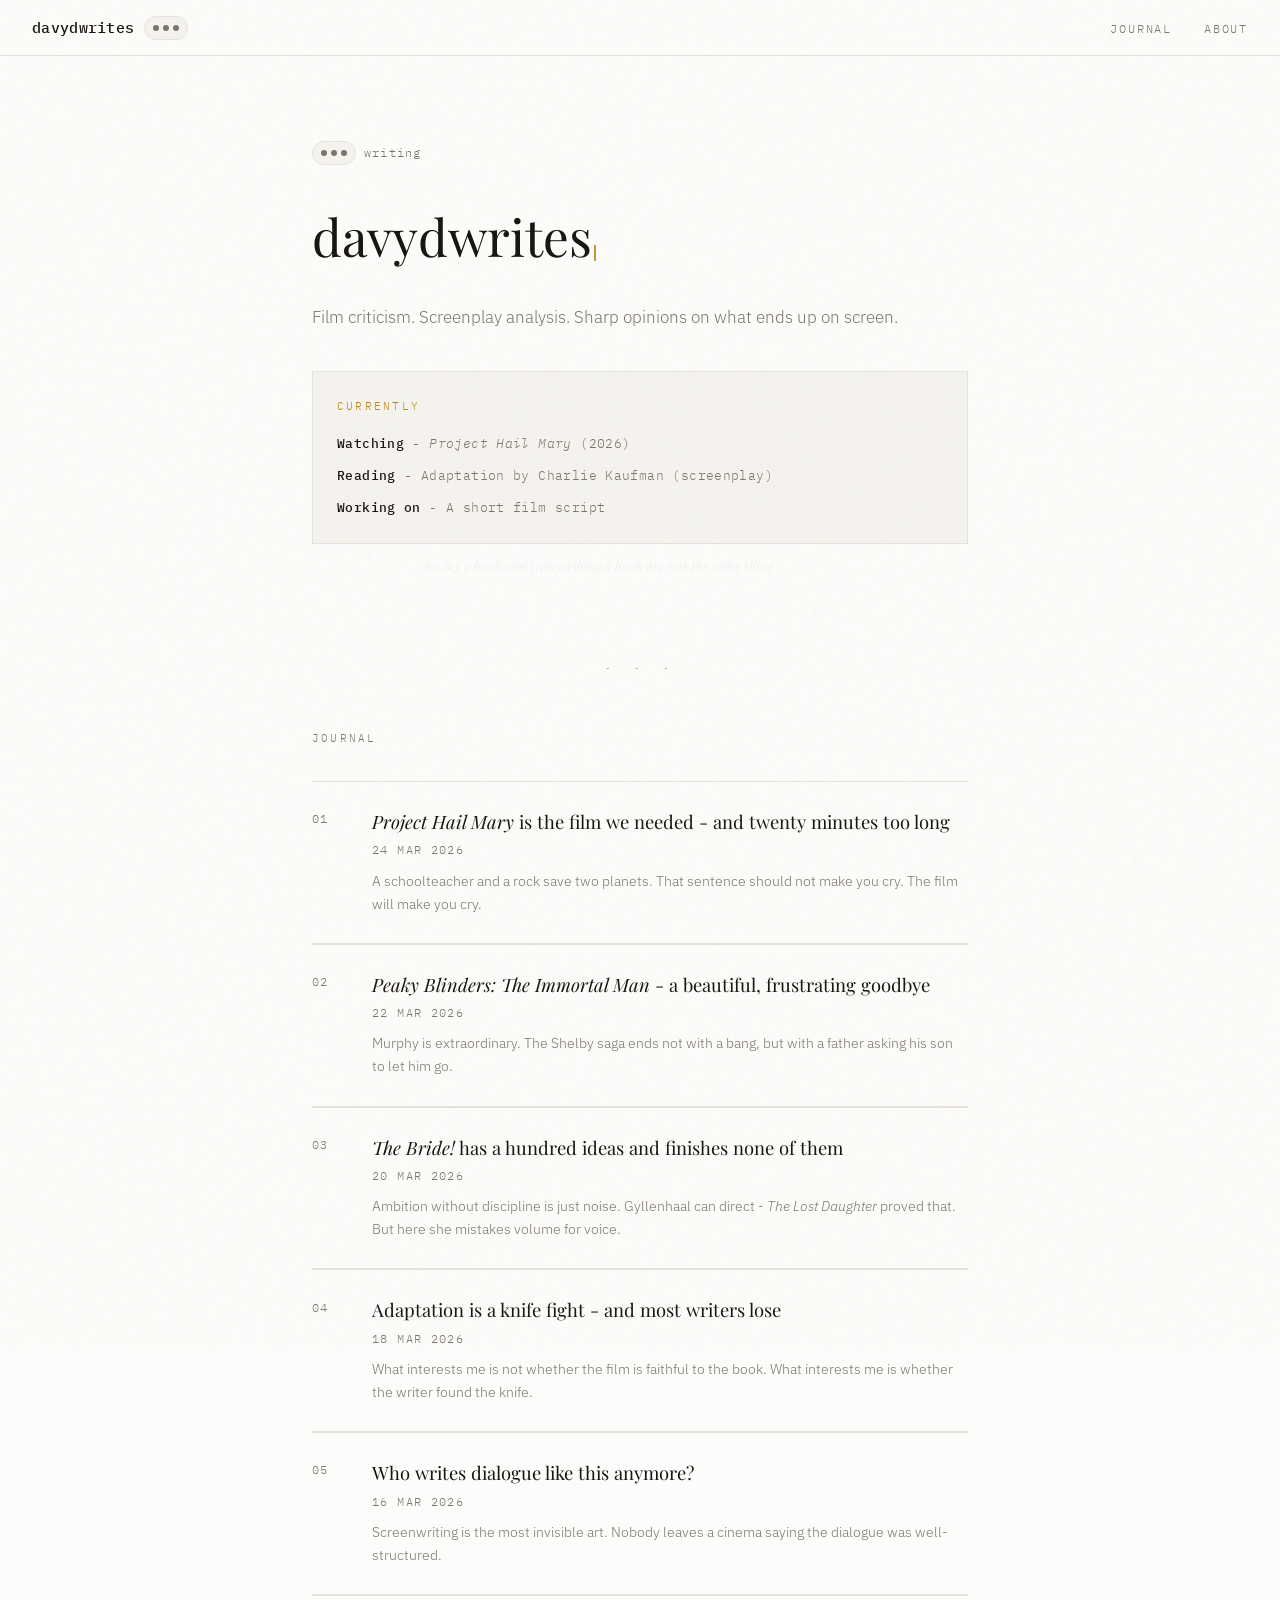
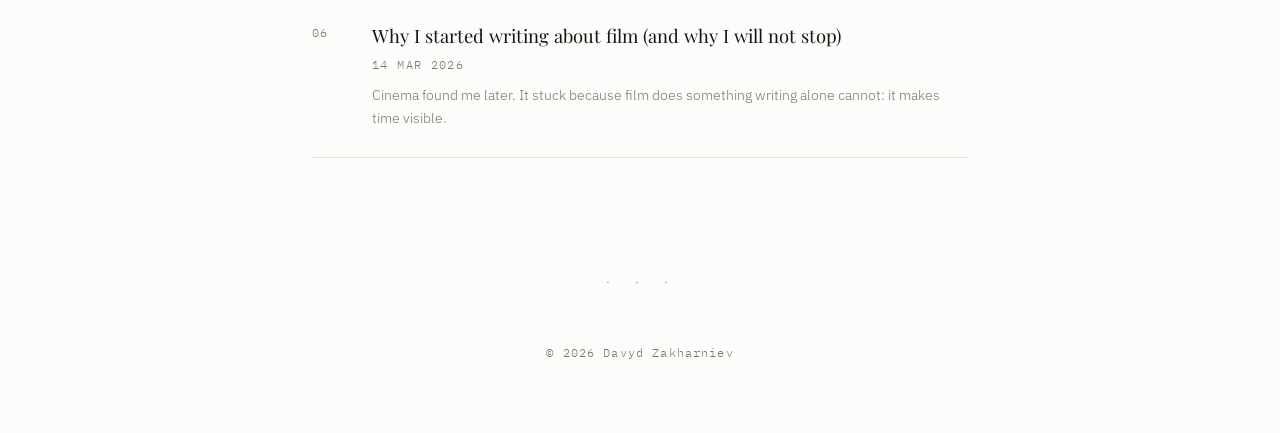
<file: index.html>
<!DOCTYPE html>
<html lang="en">
<head>
  <meta charset="UTF-8">
  <meta name="viewport" content="width=device-width, initial-scale=1.0">
  <title>davydwrites</title>
  <link rel="preconnect" href="https://fonts.googleapis.com">
  <link rel="preconnect" href="https://fonts.gstatic.com" crossorigin>
  <link href="https://fonts.googleapis.com/css2?family=IBM+Plex+Mono:ital,wght@0,400;0,500;1,400&family=IBM+Plex+Sans:wght@300;400;500&family=Playfair+Display:ital,wght@0,400;0,500;0,600;1,400;1,500&display=swap" rel="stylesheet">
  <link rel="stylesheet" href="style.css">
</head>
<body>

  <nav>
    <a href="index.html" class="nav-logo">
      <span class="nav-logo-text">davydwrites</span>
      <div class="typing-indicator" aria-hidden="true">
        <span class="typing-dot"></span>
        <span class="typing-dot"></span>
        <span class="typing-dot"></span>
      </div>
    </a>
    <ul class="nav-links">
      <li><a href="index.html">Journal</a></li>
      <li><a href="about.html">About</a></li>
    </ul>
    <button class="nav-hamburger" id="hamburger-btn" aria-label="Open menu">
      <span></span>
      <span></span>
      <span></span>
    </button>
  </nav>

  <div class="nav-mobile-menu" id="mobile-menu">
    <a href="index.html">Journal</a>
    <a href="about.html">About</a>
  </div>

  <main>
    <section class="hero">
      <div class="hero-typing-row">
        <div class="typing-indicator" aria-hidden="true">
          <span class="typing-dot"></span>
          <span class="typing-dot"></span>
          <span class="typing-dot"></span>
        </div>
        <span class="hero-typing-label">writing</span>
      </div>
      <div class="hero-title">
        <span id="typewriter-target" data-text="davydwrites"></span>
      </div>
      <p class="hero-tagline">Film criticism. Screenplay analysis. Sharp opinions on what ends up on screen.</p>

      <div class="currently reveal">
        <div class="currently-label">Currently</div>
        <div class="currently-items">
          <div class="currently-item"><strong>Watching</strong> - <em>Project Hail Mary</em> (2026)</div>
          <div class="currently-item"><strong>Reading</strong> - Adaptation by Charlie Kaufman (screenplay)</div>
          <div class="currently-item"><strong>Working on</strong> - A short film script</div>
        </div>
      </div>
    </section>

    <div class="section-break reveal reveal-d1">· · ·</div>

    <section class="journal-section">
      <div class="journal-label reveal reveal-d2">Journal</div>
      <ul class="journal-list">

        <li>
          <a href="posts/post1.html" class="journal-entry reveal reveal-d1">
            <span class="entry-number">01</span>
            <div class="entry-content">
              <span class="entry-title"><em>Project Hail Mary</em> is the film we needed - and twenty minutes too long</span>
              <span class="entry-date">24 Mar 2026</span>
              <span class="entry-excerpt">A schoolteacher and a rock save two planets. That sentence should not make you cry. The film will make you cry.</span>
            </div>
          </a>
        </li>

        <li>
          <a href="posts/post2.html" class="journal-entry reveal reveal-d2">
            <span class="entry-number">02</span>
            <div class="entry-content">
              <span class="entry-title"><em>Peaky Blinders: The Immortal Man</em> - a beautiful, frustrating goodbye</span>
              <span class="entry-date">22 Mar 2026</span>
              <span class="entry-excerpt">Murphy is extraordinary. The Shelby saga ends not with a bang, but with a father asking his son to let him go.</span>
            </div>
          </a>
        </li>

        <li>
          <a href="posts/post3.html" class="journal-entry reveal reveal-d3">
            <span class="entry-number">03</span>
            <div class="entry-content">
              <span class="entry-title"><em>The Bride!</em> has a hundred ideas and finishes none of them</span>
              <span class="entry-date">20 Mar 2026</span>
              <span class="entry-excerpt">Ambition without discipline is just noise. Gyllenhaal can direct - <em>The Lost Daughter</em> proved that. But here she mistakes volume for voice.</span>
            </div>
          </a>
        </li>

        <li>
          <a href="posts/post4.html" class="journal-entry reveal reveal-d4">
            <span class="entry-number">04</span>
            <div class="entry-content">
              <span class="entry-title">Adaptation is a knife fight - and most writers lose</span>
              <span class="entry-date">18 Mar 2026</span>
              <span class="entry-excerpt">What interests me is not whether the film is faithful to the book. What interests me is whether the writer found the knife.</span>
            </div>
          </a>
        </li>

        <li>
          <a href="posts/post5.html" class="journal-entry reveal reveal-d5">
            <span class="entry-number">05</span>
            <div class="entry-content">
              <span class="entry-title">Who writes dialogue like this anymore?</span>
              <span class="entry-date">16 Mar 2026</span>
              <span class="entry-excerpt">Screenwriting is the most invisible art. Nobody leaves a cinema saying the dialogue was well-structured.</span>
            </div>
          </a>
        </li>

        <li>
          <a href="posts/post6.html" class="journal-entry reveal reveal-d6">
            <span class="entry-number">06</span>
            <div class="entry-content">
              <span class="entry-title">Why I started writing about film (and why I will not stop)</span>
              <span class="entry-date">14 Mar 2026</span>
              <span class="entry-excerpt">Cinema found me later. It stuck because film does something writing alone cannot: it makes time visible.</span>
            </div>
          </a>
        </li>

      </ul>
    </section>
  </main>

  <footer>
    <div class="section-break">· · ·</div>
    <p class="footer-copy">&copy; 2026 Davyd Zakharniev</p>
  </footer>

  <script src="script.js"></script>
</body>
</html>
</file>
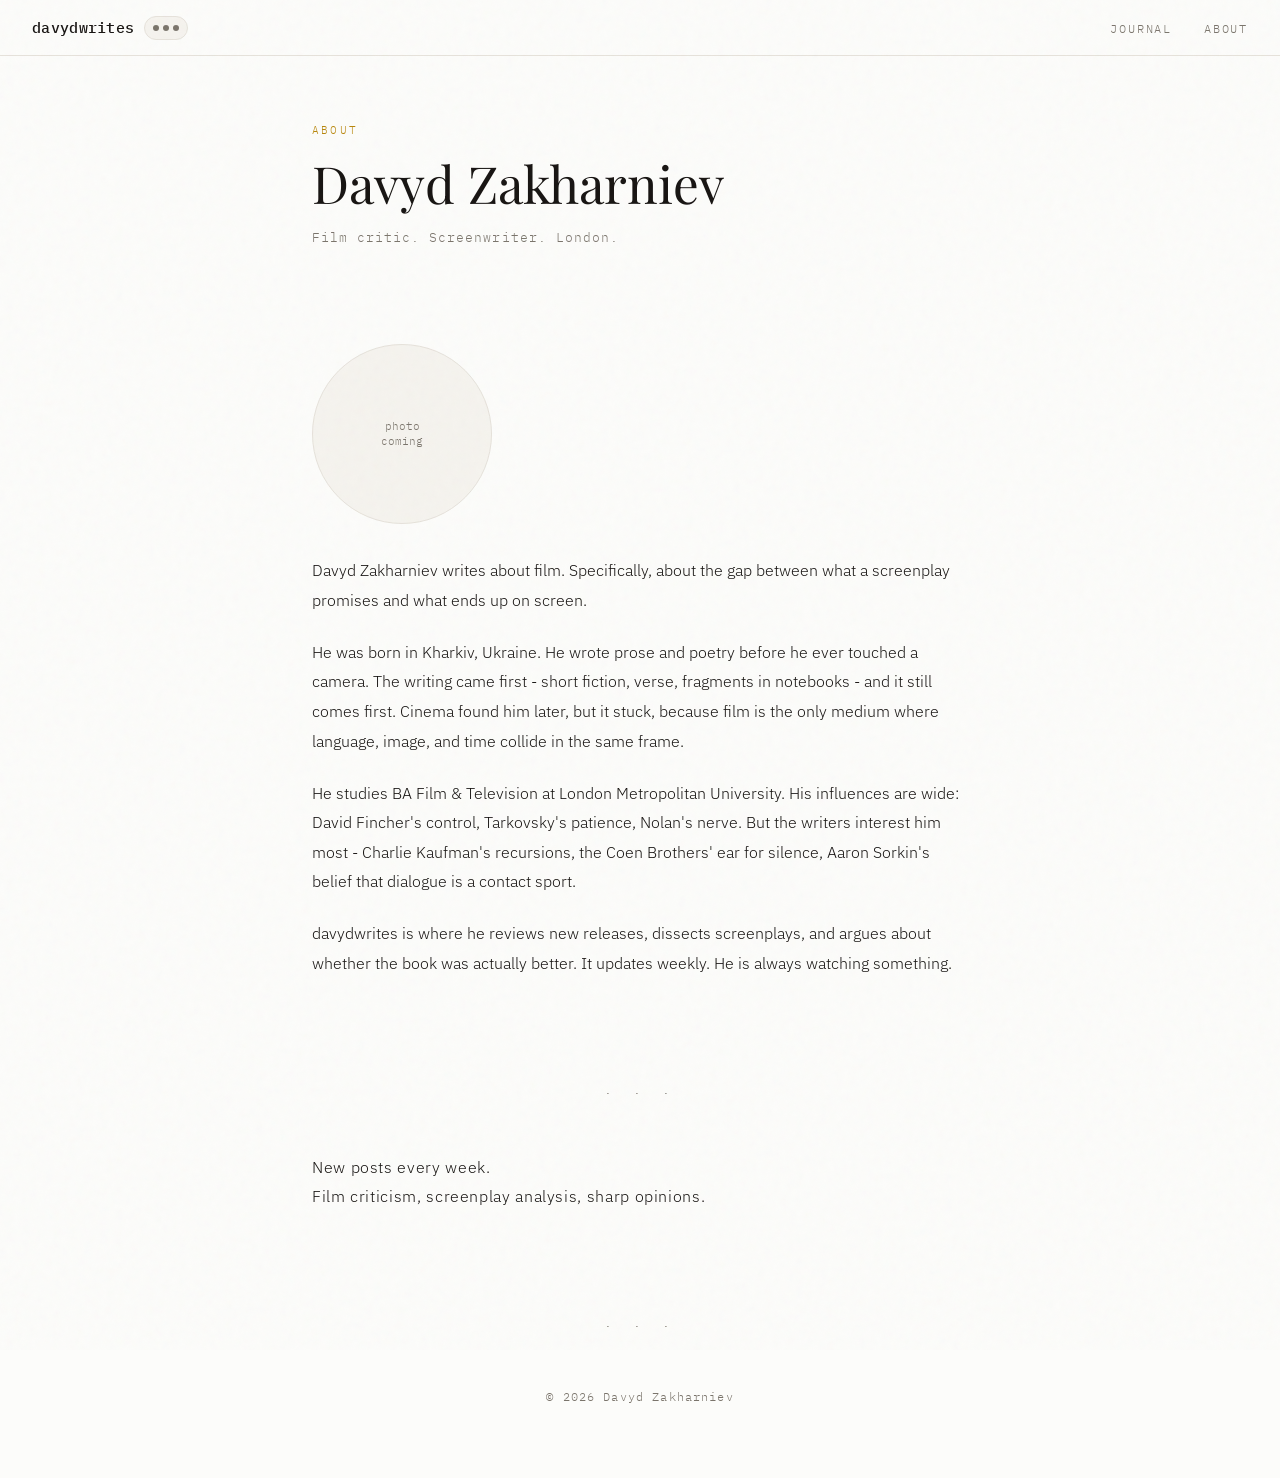
<file: about.html>
<!DOCTYPE html>
<html lang="en">
<head>
  <meta charset="UTF-8">
  <meta name="viewport" content="width=device-width, initial-scale=1.0">
  <title>About - davydwrites</title>
  <link rel="preconnect" href="https://fonts.googleapis.com">
  <link rel="preconnect" href="https://fonts.gstatic.com" crossorigin>
  <link href="https://fonts.googleapis.com/css2?family=IBM+Plex+Mono:ital,wght@0,400;0,500;1,400&family=IBM+Plex+Sans:wght@300;400;500&family=Playfair+Display:ital,wght@0,400;0,500;0,600;1,400;1,500&display=swap" rel="stylesheet">
  <link rel="stylesheet" href="style.css">
</head>
<body>

  <nav>
    <a href="index.html" class="nav-logo">
      <span class="nav-logo-text">davydwrites</span>
      <div class="typing-indicator" aria-hidden="true">
        <span class="typing-dot"></span>
        <span class="typing-dot"></span>
        <span class="typing-dot"></span>
      </div>
    </a>
    <ul class="nav-links">
      <li><a href="index.html">Journal</a></li>
      <li><a href="about.html">About</a></li>
    </ul>
    <button class="nav-hamburger" id="hamburger-btn" aria-label="Open menu">
      <span></span>
      <span></span>
      <span></span>
    </button>
  </nav>

  <div class="nav-mobile-menu" id="mobile-menu">
    <a href="index.html">Journal</a>
    <a href="about.html">About</a>
  </div>

  <main>
    <header class="about-header reveal">
      <div class="about-label">About</div>
      <h1>Davyd Zakharniev</h1>
      <p class="about-subtitle">Film critic. Screenwriter. London.</p>
    </header>

    <div class="profile-photo reveal reveal-d1">
      <div class="profile-photo-placeholder">photo<br>coming</div>
    </div>

    <section class="about-bio">
      <p class="reveal reveal-d2">Davyd Zakharniev writes about film. Specifically, about the gap between what a screenplay promises and what ends up on screen.</p>

      <p class="reveal reveal-d3">He was born in Kharkiv, Ukraine. He wrote prose and poetry before he ever touched a camera. The writing came first - short fiction, verse, fragments in notebooks - and it still comes first. Cinema found him later, but it stuck, because film is the only medium where language, image, and time collide in the same frame.</p>

      <p class="reveal reveal-d4">He studies BA Film &amp; Television at London Metropolitan University. His influences are wide: David Fincher's control, Tarkovsky's patience, Nolan's nerve. But the writers interest him most - Charlie Kaufman's recursions, the Coen Brothers' ear for silence, Aaron Sorkin's belief that dialogue is a contact sport.</p>

      <p class="reveal reveal-d5">davydwrites is where he reviews new releases, dissects screenplays, and argues about whether the book was actually better. It updates weekly. He is always watching something.</p>
    </section>

    <div class="section-break reveal">· · ·</div>

    <div class="contact-note reveal">
      <p>New posts every week.<br>
      Film criticism, screenplay analysis, sharp opinions.</p>
    </div>
  </main>

  <footer>
    <div class="section-break">· · ·</div>
    <p class="footer-copy">&copy; 2026 Davyd Zakharniev</p>
  </footer>

  <script src="script.js"></script>
</body>
</html>
</file>
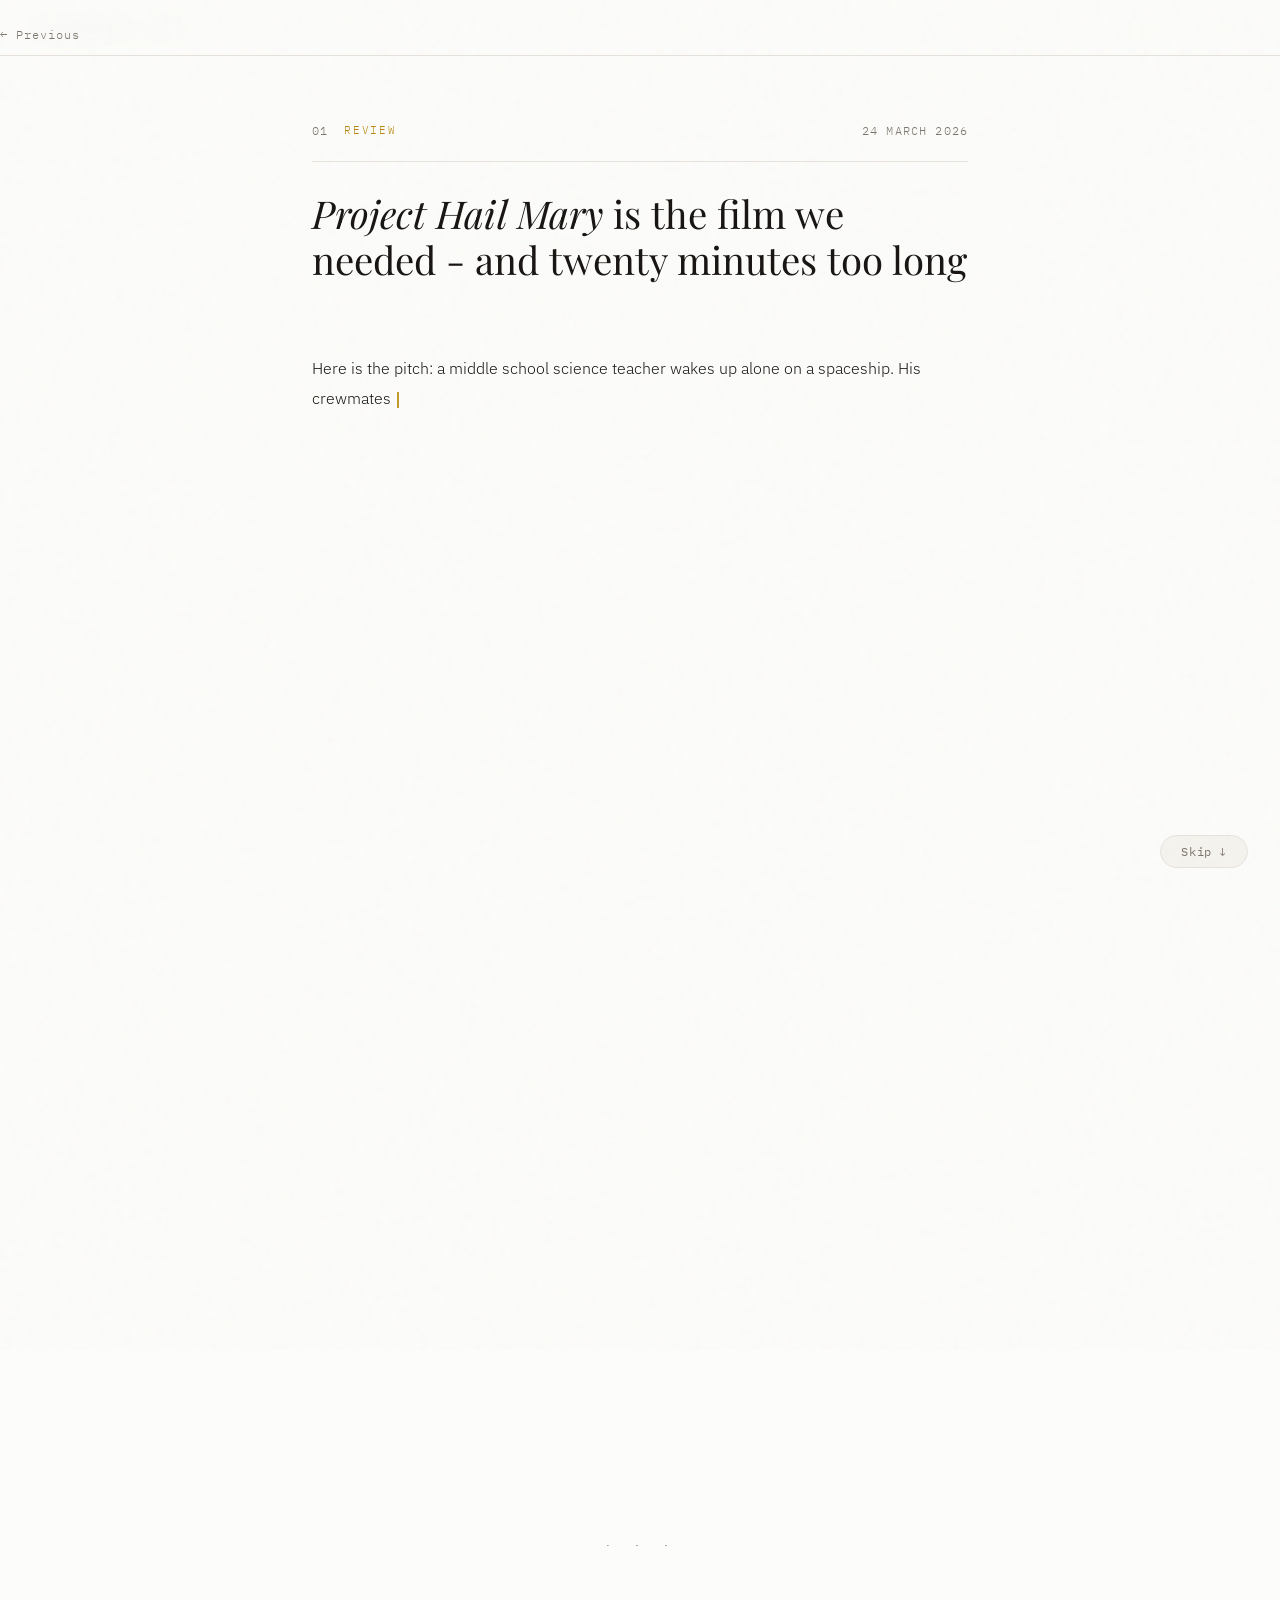
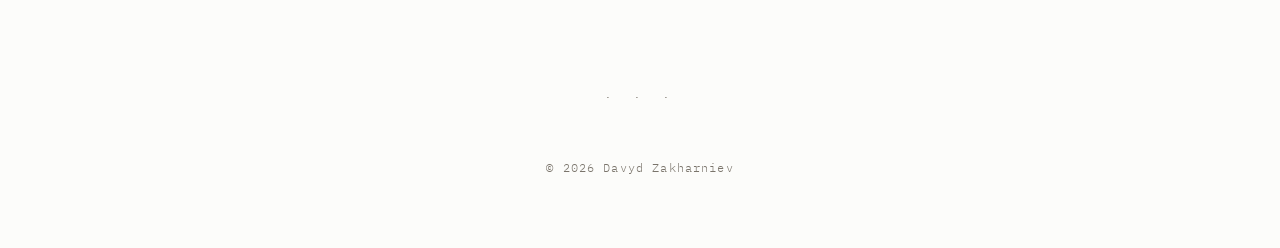
<file: posts/post1.html>
<!DOCTYPE html>
<html lang="en">
<head>
  <meta charset="UTF-8">
  <meta name="viewport" content="width=device-width, initial-scale=1.0">
  <title>Project Hail Mary is the film we needed - davydwrites</title>
  <link rel="preconnect" href="https://fonts.googleapis.com">
  <link rel="preconnect" href="https://fonts.gstatic.com" crossorigin>
  <link href="https://fonts.googleapis.com/css2?family=IBM+Plex+Mono:ital,wght@0,400;0,500;1,400&family=IBM+Plex+Sans:wght@300;400;500&family=Playfair+Display:ital,wght@0,400;0,500;0,600;1,400;1,500&display=swap" rel="stylesheet">
  <link rel="stylesheet" href="../style.css">
</head>
<body>

  <nav>
    <a href="../index.html" class="nav-logo">
      <span class="nav-logo-text">davydwrites</span>
      <div class="typing-indicator" aria-hidden="true">
        <span class="typing-dot"></span>
        <span class="typing-dot"></span>
        <span class="typing-dot"></span>
      </div>
    </a>
    <ul class="nav-links">
      <li><a href="../index.html">Journal</a></li>
      <li><a href="../about.html">About</a></li>
    </ul>
    <button class="nav-hamburger" id="hamburger-btn" aria-label="Open menu">
      <span></span>
      <span></span>
      <span></span>
    </button>
  </nav>

  <div class="nav-mobile-menu" id="mobile-menu">
    <a href="../index.html">Journal</a>
    <a href="../about.html">About</a>
  </div>

  <main>
    <header class="post-header">
      <div class="post-meta-row">
        <span class="post-number">01</span>
        <span class="post-category">Review</span>
        <span class="post-date">24 March 2026</span>
      </div>
      <hr class="post-divider">
      <h1 class="post-title"><em>Project Hail Mary</em> is the film we needed - and twenty minutes too long</h1>
    </header>

    <article class="post-body">
      <p>Here is the pitch: a middle school science teacher wakes up alone on a spaceship. His crewmates are dead. He cannot remember his own name. Earth is dying. He has to fix it.</p>

      <p>That is a great pitch. Drew Goddard - the man who adapted Andy Weir's last space novel into <em>The Martian</em> - knows it is a great pitch. He also knows something most screenwriters forget: the science is not why anyone cares. The loneliness is why anyone cares. The science is just the thing the lonely person does so they do not go insane.</p>

      <p>Ryan Gosling plays Ryland Grace. He is good. He is always good. But Gosling has this problem - he is almost too charming. He makes everything look easy, and easy is the enemy of tension. His best moments are not in space. They are in the flashback sequences on Earth, where he plays Grace as a nervous teacher being bullied into saving the world by Sandra Huller's Eva Stratt - a woman so coldly competent she makes you want to confess to crimes you have not committed. Huller does not raise her voice once in this entire film. She terrifies me more than the dying sun.</p>

      <p>Then Rocky shows up. Rocky is an alien. He looks like a spider made of rock. He communicates through musical chords. He should be ridiculous. He is the best character in the film. James Ortiz performs him through puppetry - real, physical, on-set puppetry - and the result is something CG could never touch. When Rocky learns that Grace might leave him to die alone, and the only sound he makes is a single low chord - the entire cinema went quiet. Actual silence. In 2026. That does not happen anymore.</p>

      <p>So where does it fall apart? The last twenty minutes. Goddard cannot find the exit. The film hits its emotional peak - Grace choosing to stay - and then keeps going. And going. Sandra Huller sings a full karaoke version of Harry Styles' "Sign of the Times" as a farewell scene. It was apparently her idea. I believe that. It feels exactly like an actor's idea that a director should have killed. Phil Lord and Christopher Miller - directing together for the first time since <em>22 Jump Street</em> - let the sentimentality pile up until the ending feels less like a conclusion and more like a man who will not leave a party.</p>

      <p>But here is the thing. When this film works - and it works for about two hours and ten minutes - it works completely. A schoolteacher and a rock save two planets. That sentence should not make you cry. The film will make you cry. 95% on Rotten Tomatoes does not happen by accident.</p>

      <p>Cut twenty minutes. Lose the Harry Styles. You would have a masterpiece. What you have instead is just very, very good. In a spring full of sequels - I will take it.</p>
    </article>

    <div class="section-break">· · ·</div>

    <nav class="post-nav" aria-label="Post navigation">
      <a href="post2.html" class="post-nav-link">&larr; Previous</a>
    </nav>
  </main>

  <footer>
    <div class="section-break">· · ·</div>
    <p class="footer-copy">&copy; 2026 Davyd Zakharniev</p>
  </footer>

  <button class="skip-btn" id="skip-btn" aria-label="Skip typewriter effect">Skip &darr;</button>

  <script src="../script.js"></script>
</body>
</html>
</file>
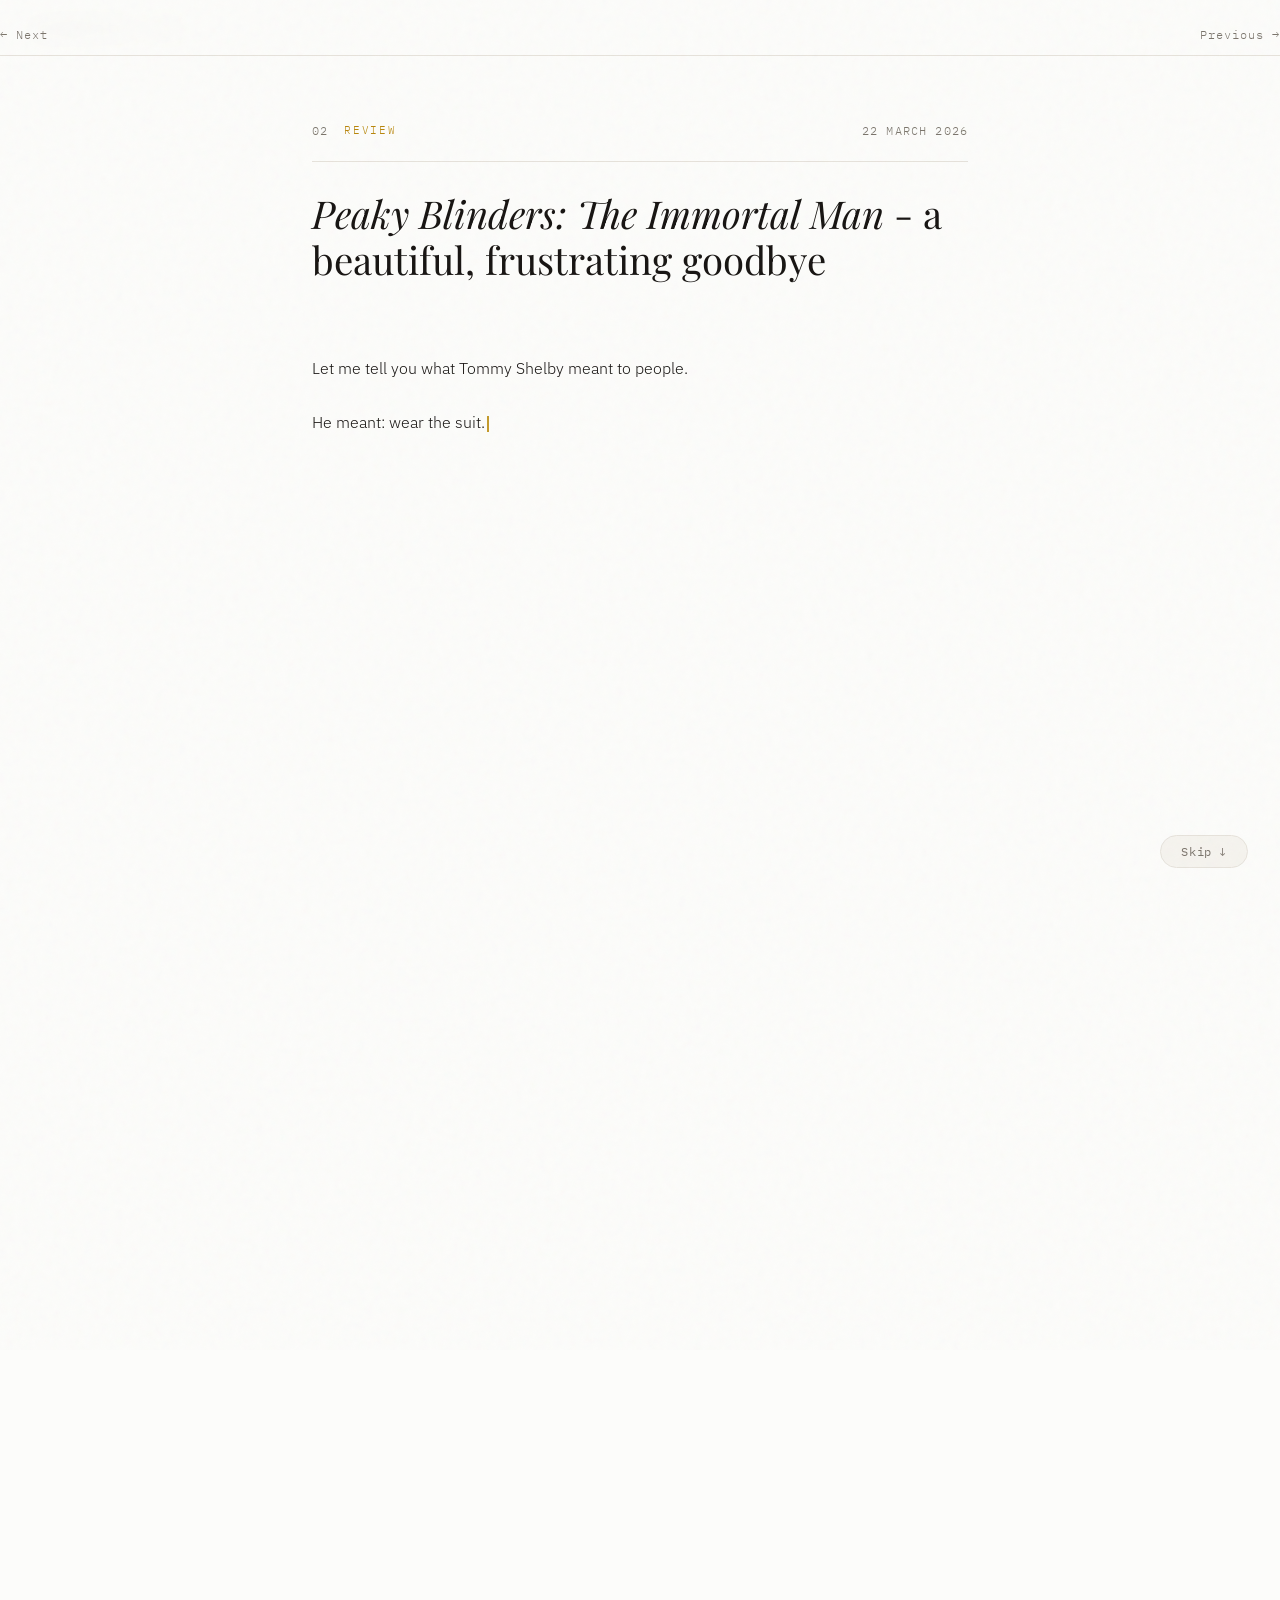
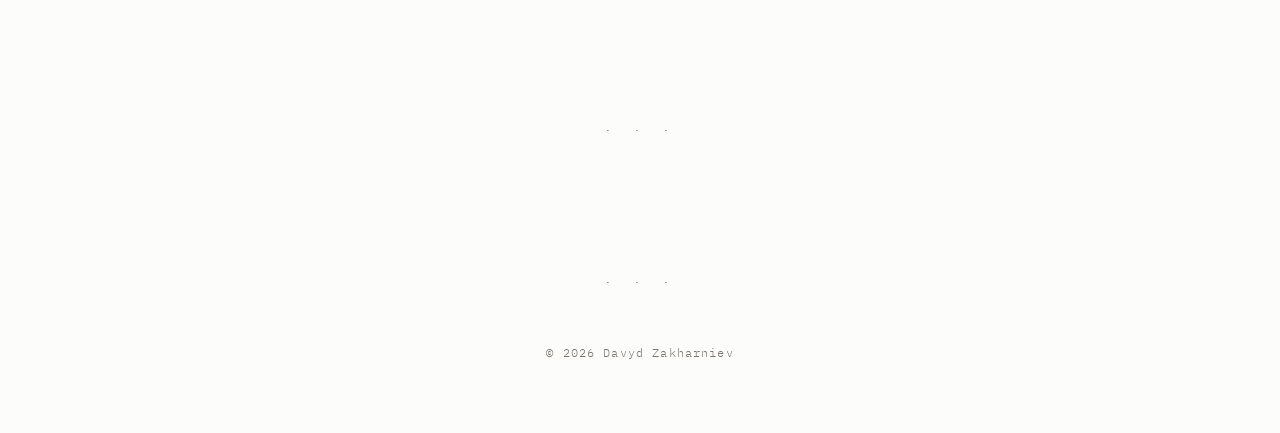
<file: posts/post2.html>
<!DOCTYPE html>
<html lang="en">
<head>
  <meta charset="UTF-8">
  <meta name="viewport" content="width=device-width, initial-scale=1.0">
  <title>Peaky Blinders: The Immortal Man - davydwrites</title>
  <link rel="preconnect" href="https://fonts.googleapis.com">
  <link rel="preconnect" href="https://fonts.gstatic.com" crossorigin>
  <link href="https://fonts.googleapis.com/css2?family=IBM+Plex+Mono:ital,wght@0,400;0,500;1,400&family=IBM+Plex+Sans:wght@300;400;500&family=Playfair+Display:ital,wght@0,400;0,500;0,600;1,400;1,500&display=swap" rel="stylesheet">
  <link rel="stylesheet" href="../style.css">
</head>
<body>

  <nav>
    <a href="../index.html" class="nav-logo">
      <span class="nav-logo-text">davydwrites</span>
      <div class="typing-indicator" aria-hidden="true">
        <span class="typing-dot"></span>
        <span class="typing-dot"></span>
        <span class="typing-dot"></span>
      </div>
    </a>
    <ul class="nav-links">
      <li><a href="../index.html">Journal</a></li>
      <li><a href="../about.html">About</a></li>
    </ul>
    <button class="nav-hamburger" id="hamburger-btn" aria-label="Open menu">
      <span></span>
      <span></span>
      <span></span>
    </button>
  </nav>

  <div class="nav-mobile-menu" id="mobile-menu">
    <a href="../index.html">Journal</a>
    <a href="../about.html">About</a>
  </div>

  <main>
    <header class="post-header">
      <div class="post-meta-row">
        <span class="post-number">02</span>
        <span class="post-category">Review</span>
        <span class="post-date">22 March 2026</span>
      </div>
      <hr class="post-divider">
      <h1 class="post-title"><em>Peaky Blinders: The Immortal Man</em> - a beautiful, frustrating goodbye</h1>
    </header>

    <article class="post-body">
      <p>Let me tell you what Tommy Shelby meant to people.</p>

      <p>He meant: wear the suit. Walk like you own the room. Protect your family at all costs. Trust yourself first, everyone else second. Check behind your shoulder. Do not flinch. Do not explain. Let them wonder what you are thinking. He was not a good man. That was the point. He was a precise man. A man with a code - ugly and violent, but a code nonetheless. And for six seasons, Cillian Murphy played him like a blade wrapped in wool.</p>

      <p><em>Peaky Blinders: The Immortal Man</em> gives us Tommy Shelby at 50-something, hiding in a rotting country house, writing his memoirs and being haunted by visions of his dead daughter. He has lost. He knows he has lost. And Steven Knight's screenplay wants us to watch him accept that loss with grace and finally die in peace.</p>

      <p>I do not buy it.</p>

      <p>The Tommy Shelby I watched for six seasons would not rot in a farmhouse. He would burn it down and build something on the ashes. The man who outplayed the Italian mob, the Russians, Oswald Mosley and the British government does not retire to write a book. That is not the character. That is the writer being tired of the character.</p>

      <p>Barry Keoghan plays Duke - Tommy's illegitimate son, now running the Peaky Blinders with all of his father's violence and none of his brain. Keoghan is perfectly cast. He plays Duke like a kid wearing his dad's coat and finding it too heavy. There is a scene in a pub - Tommy pulls a grenade, stuffs it down a man's shirt, kicks him out the door - and the audience cheered. They should not have. That scene is Knight testing whether we still worship Tommy even when he is clearly the monster. We do. We always will. That is the problem Knight cannot solve.</p>

      <p>The plot involves Nazis. Counterfeit money. Operation Bernhard - a real scheme to collapse the British economy with fake banknotes. Tim Roth plays the fascist handler. He is a cartoon. Rebecca Ferguson plays a Romani mystic. She is wasted. The absence of Helen McCrory - Polly Gray, the actual soul of the show, lost when McCrory died in 2021 - is a wound the film pretends it can stitch with new characters. It cannot.</p>

      <p>There is a scene where Tommy rides a horse through a burning Birmingham to the sound of Nick Cave. It is either the most absurd or the most beautiful thing I have seen this year. I cannot decide. That uncertainty is <em>Peaky Blinders</em> at its best: too stylish to dismiss, too ridiculous to take seriously.</p>

      <p>The ending - Tommy dying in the mud, reciting a hymn, his son pulling the trigger because his father asked him to - is genuinely moving. Murphy earns every second of it. Thirteen years in this role and he still finds new ways to break your heart with his eyes.</p>

      <p>But this is not the Tommy Shelby who taught a generation of men to stand up straight. This is a Tommy who gave up. And watching a lion lie down and ask to be put out of its misery is not catharsis. It is just sad.</p>

      <p>92% on Rotten Tomatoes. 59 on Metacritic. Those two numbers tell you everything about who liked this film and who understood it.</p>
    </article>

    <div class="section-break">· · ·</div>

    <nav class="post-nav" aria-label="Post navigation">
      <a href="post1.html" class="post-nav-link">&larr; Next</a>
      <a href="post3.html" class="post-nav-link next">Previous &rarr;</a>
    </nav>
  </main>

  <footer>
    <div class="section-break">· · ·</div>
    <p class="footer-copy">&copy; 2026 Davyd Zakharniev</p>
  </footer>

  <button class="skip-btn" id="skip-btn" aria-label="Skip typewriter effect">Skip &darr;</button>

  <script src="../script.js"></script>
</body>
</html>
</file>
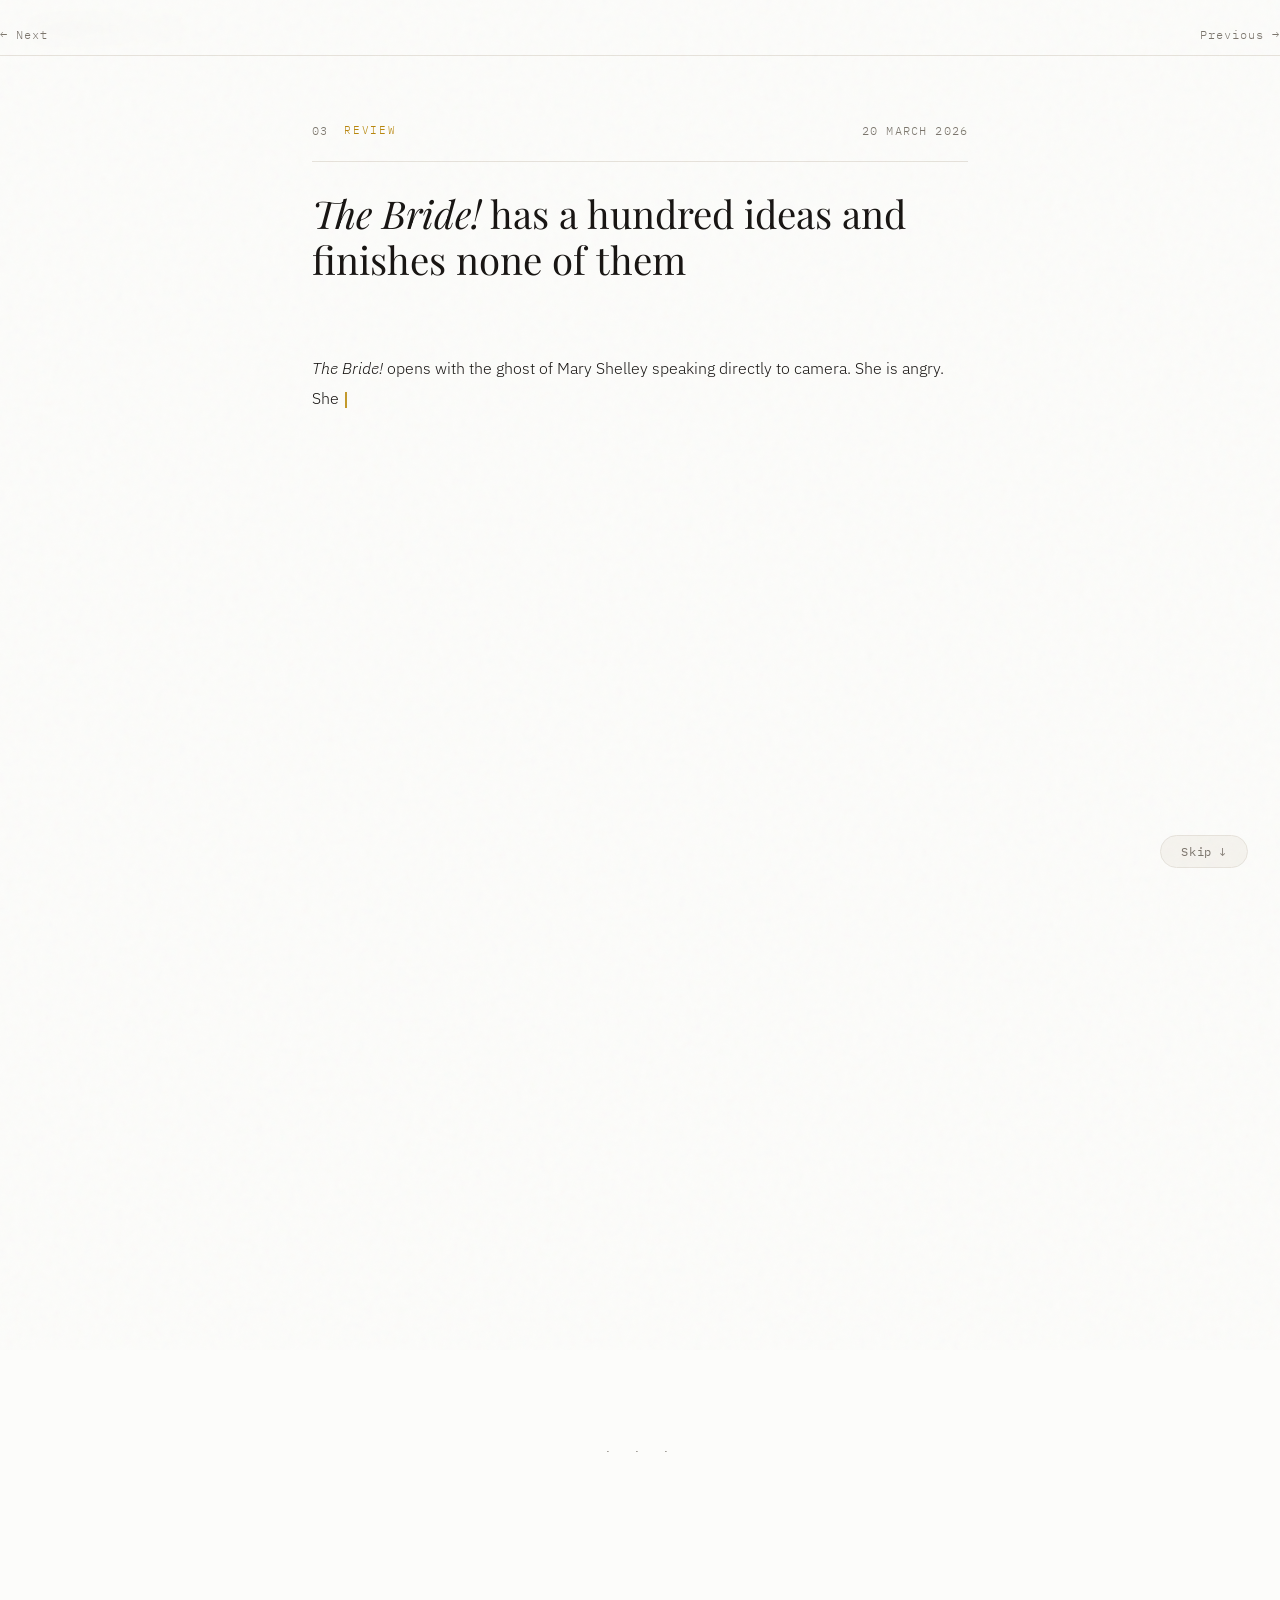
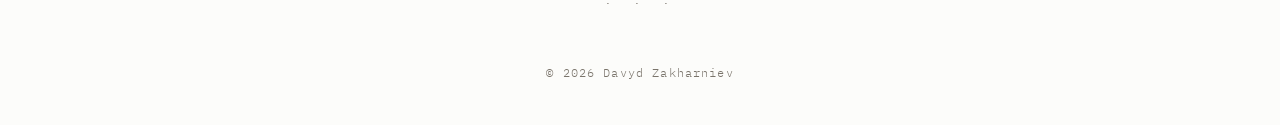
<file: posts/post3.html>
<!DOCTYPE html>
<html lang="en">
<head>
  <meta charset="UTF-8">
  <meta name="viewport" content="width=device-width, initial-scale=1.0">
  <title>The Bride! has a hundred ideas - davydwrites</title>
  <link rel="preconnect" href="https://fonts.googleapis.com">
  <link rel="preconnect" href="https://fonts.gstatic.com" crossorigin>
  <link href="https://fonts.googleapis.com/css2?family=IBM+Plex+Mono:ital,wght@0,400;0,500;1,400&family=IBM+Plex+Sans:wght@300;400;500&family=Playfair+Display:ital,wght@0,400;0,500;0,600;1,400;1,500&display=swap" rel="stylesheet">
  <link rel="stylesheet" href="../style.css">
</head>
<body>

  <nav>
    <a href="../index.html" class="nav-logo">
      <span class="nav-logo-text">davydwrites</span>
      <div class="typing-indicator" aria-hidden="true">
        <span class="typing-dot"></span>
        <span class="typing-dot"></span>
        <span class="typing-dot"></span>
      </div>
    </a>
    <ul class="nav-links">
      <li><a href="../index.html">Journal</a></li>
      <li><a href="../about.html">About</a></li>
    </ul>
    <button class="nav-hamburger" id="hamburger-btn" aria-label="Open menu">
      <span></span>
      <span></span>
      <span></span>
    </button>
  </nav>

  <div class="nav-mobile-menu" id="mobile-menu">
    <a href="../index.html">Journal</a>
    <a href="../about.html">About</a>
  </div>

  <main>
    <header class="post-header">
      <div class="post-meta-row">
        <span class="post-number">03</span>
        <span class="post-category">Review</span>
        <span class="post-date">20 March 2026</span>
      </div>
      <hr class="post-divider">
      <h1 class="post-title"><em>The Bride!</em> has a hundred ideas and finishes none of them</h1>
    </header>

    <article class="post-body">
      <p><em>The Bride!</em> opens with the ghost of Mary Shelley speaking directly to camera. She is angry. She has unfinished business. She possesses a woman called Ida. Ida dies. Ida is dug up and reanimated as the Bride of Frankenstein. The Bride speaks in uncontrollable monologues, vomits black goo, accidentally starts a feminist revolution in 1930s Chicago, and goes on a crime spree with Frankenstein's monster - who, by the way, likes going to the cinema.</p>

      <p>None of that is a joke. That is the actual plot.</p>

      <p>Maggie Gyllenhaal wrote and directed this. Her debut - <em>The Lost Daughter</em> - was one of the most controlled, precise films of 2021. Three Oscar nominations. Not a single wasted frame. So what happened?</p>

      <p>What happened is that nobody told her no. You can feel it in every scene. Every idea she had made it into the script. Bonnie and Clyde homage? In. Metropolis reference? In. Musical number? In. Jake Gyllenhaal doing a Fred Astaire impression? In. Two detective characters who belong in a completely different film? In. Feminist manifesto delivered to camera? In. Black goo? Definitely in.</p>

      <p>Jessie Buckley plays three roles - Shelley, Ida, the Bride. She gives everything. She screams, convulses, dances, vomits, delivers monologues at full volume without breathing. It is physically astonishing. It is also - after ninety minutes - completely exhausting. When a performance has no quiet, the loud stops meaning anything.</p>

      <p>Christian Bale gets it. He plays Frankenstein's monster - just "Frank" now - as gentle, confused, yearning. He barely speaks. He watches movies in empty cinemas with tears on his stitched-up face. Every scene he shares with Buckley crackles with tenderness. There is a version of this film that lives in those quiet moments - the monster and his bride figuring out what it means to exist without permission. That film would be devastating.</p>

      <p>This film cost $90 million. It made $29 million. Those numbers are not a tragedy - they are a review. The audience is telling you something: ambition without discipline is noise. Gyllenhaal has the talent. She proved that. But <em>The Lost Daughter</em> worked because it was about one woman's very specific pain, told with restraint. <em>The Bride!</em> is about everything - motherhood, creation, bodily autonomy, feminism, Hollywood, crime, romance, the afterlife - and because it is about everything, it is about nothing.</p>

      <p>The lesson is simple. A film is not a notebook. You do not put every idea in. You put the right ones in and you kill the rest. Gyllenhaal will make a great film again. This is not it.</p>
    </article>

    <div class="section-break">· · ·</div>

    <nav class="post-nav" aria-label="Post navigation">
      <a href="post2.html" class="post-nav-link">&larr; Next</a>
      <a href="post4.html" class="post-nav-link next">Previous &rarr;</a>
    </nav>
  </main>

  <footer>
    <div class="section-break">· · ·</div>
    <p class="footer-copy">&copy; 2026 Davyd Zakharniev</p>
  </footer>

  <button class="skip-btn" id="skip-btn" aria-label="Skip typewriter effect">Skip &darr;</button>

  <script src="../script.js"></script>
</body>
</html>
</file>
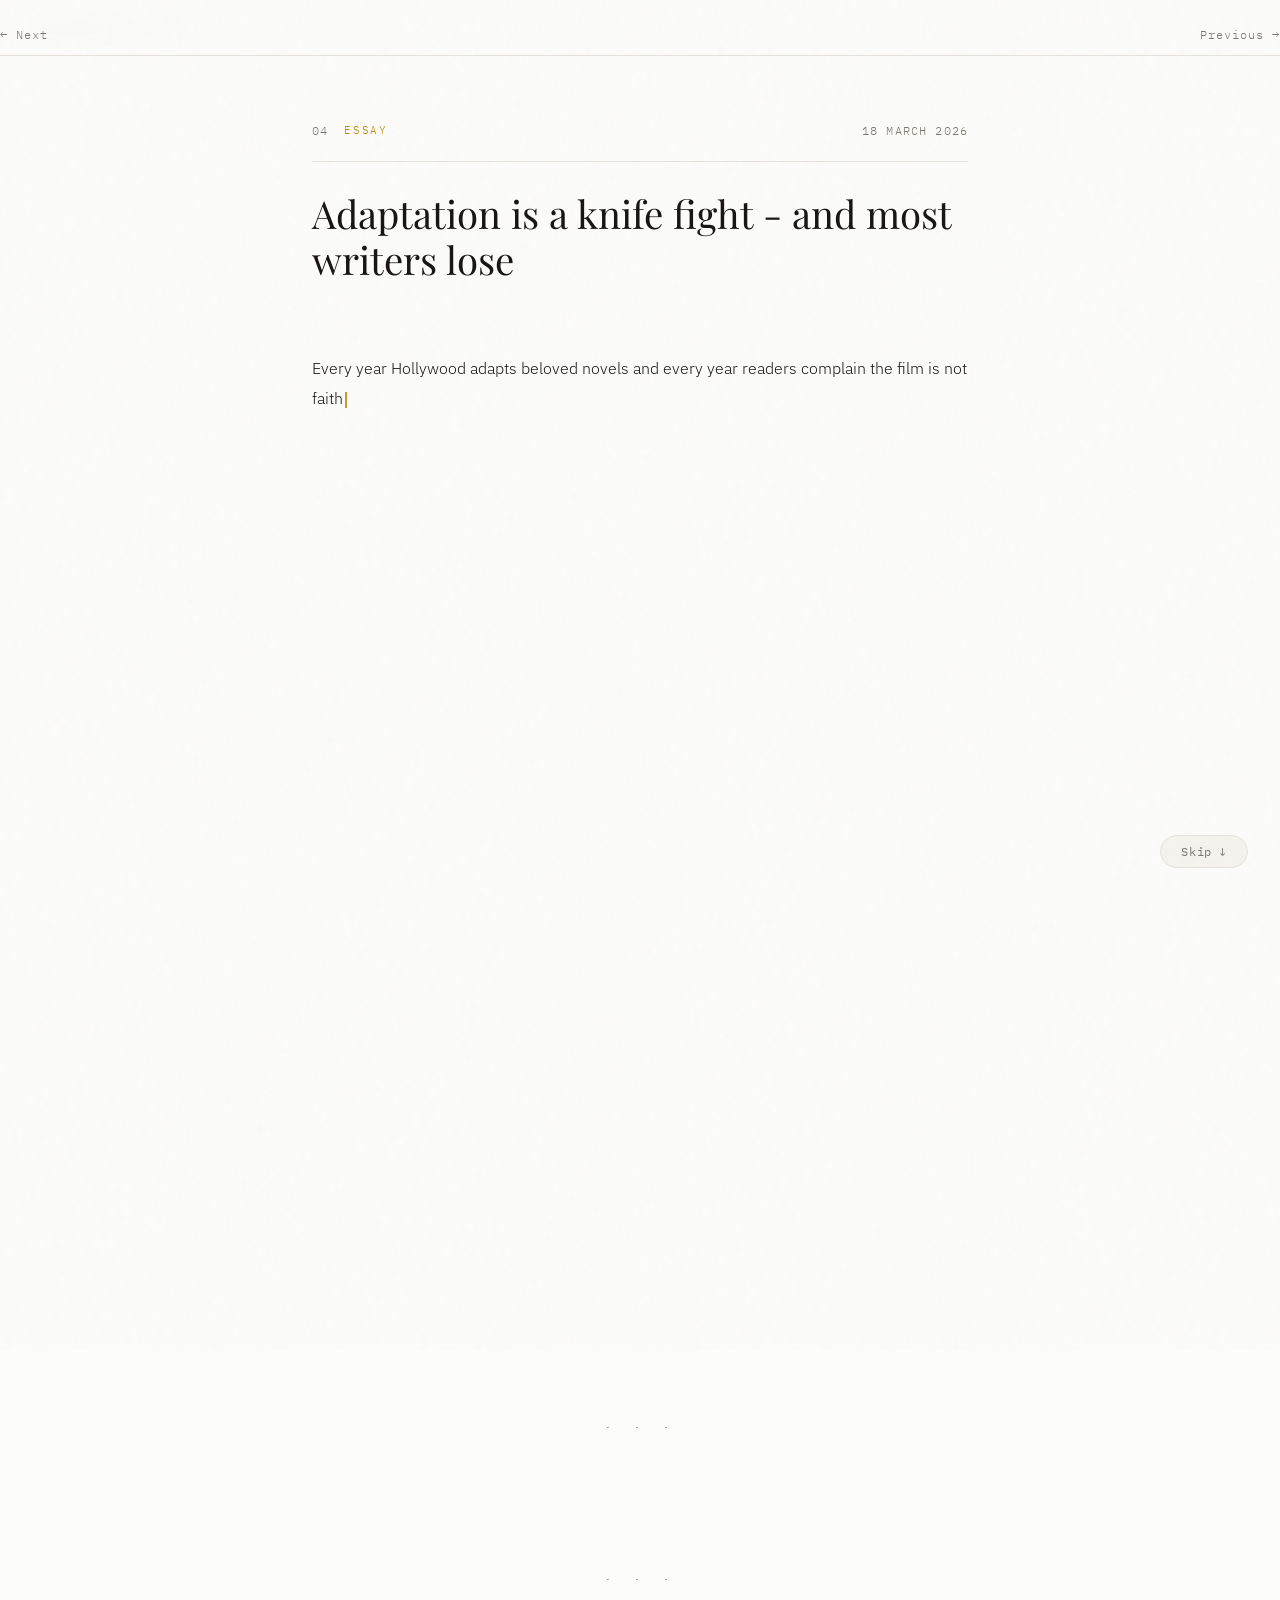
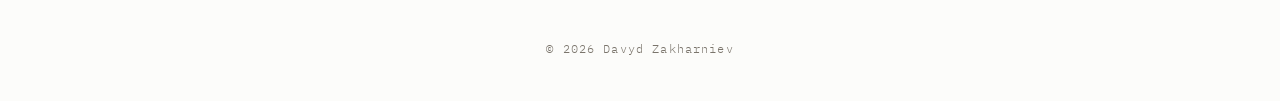
<file: posts/post4.html>
<!DOCTYPE html>
<html lang="en">
<head>
  <meta charset="UTF-8">
  <meta name="viewport" content="width=device-width, initial-scale=1.0">
  <title>Adaptation is a knife fight - davydwrites</title>
  <link rel="preconnect" href="https://fonts.googleapis.com">
  <link rel="preconnect" href="https://fonts.gstatic.com" crossorigin>
  <link href="https://fonts.googleapis.com/css2?family=IBM+Plex+Mono:ital,wght@0,400;0,500;1,400&family=IBM+Plex+Sans:wght@300;400;500&family=Playfair+Display:ital,wght@0,400;0,500;0,600;1,400;1,500&display=swap" rel="stylesheet">
  <link rel="stylesheet" href="../style.css">
</head>
<body>

  <nav>
    <a href="../index.html" class="nav-logo">
      <span class="nav-logo-text">davydwrites</span>
      <div class="typing-indicator" aria-hidden="true">
        <span class="typing-dot"></span>
        <span class="typing-dot"></span>
        <span class="typing-dot"></span>
      </div>
    </a>
    <ul class="nav-links">
      <li><a href="../index.html">Journal</a></li>
      <li><a href="../about.html">About</a></li>
    </ul>
    <button class="nav-hamburger" id="hamburger-btn" aria-label="Open menu">
      <span></span>
      <span></span>
      <span></span>
    </button>
  </nav>

  <div class="nav-mobile-menu" id="mobile-menu">
    <a href="../index.html">Journal</a>
    <a href="../about.html">About</a>
  </div>

  <main>
    <header class="post-header">
      <div class="post-meta-row">
        <span class="post-number">04</span>
        <span class="post-category">Essay</span>
        <span class="post-date">18 March 2026</span>
      </div>
      <hr class="post-divider">
      <h1 class="post-title">Adaptation is a knife fight - and most writers lose</h1>
    </header>

    <article class="post-body">
      <p>Every year Hollywood adapts beloved novels and every year readers complain the film is not faithful enough. This is boring. Faithfulness is a dead metric. A faithful adaptation of a 600-page novel is a 12-hour miniseries. A film is two hours. Something has to die.</p>

      <p>The question is not: did they keep my favourite scene? The question is: did the writer find the right thing to kill?</p>

      <p>Drew Goddard found it in <em>Project Hail Mary</em>. Andy Weir's novel is dense with hard science - pages of orbital mechanics, biochemistry, fuel calculations. It is also a story about a lonely man who makes a friend. Goddard cut the science to its essentials and let the friendship carry the weight. He restructured the timeline so the film opens with amnesia and feeds you information through flashbacks. He killed scenes that Weir fans will miss. He did not care. He should not have cared. His job was not to photocopy the book. His job was to make a film that works as a film.</p>

      <p>Steven Knight had a different problem with <em>Peaky Blinders: The Immortal Man</em>. He was not adapting someone else's novel. He was compressing his own six-season television show into a two-hour shape. The trick - and it mostly works - is ruthless narrowing. The film is not about the Peaky Blinders. It is about a father and a son. Everything else - the Nazis, the counterfeiting, the Blitz - is furniture arranged around that central relationship. Cut the furniture and the room collapses. But at least you know where to sit.</p>

      <p>Maggie Gyllenhaal did the opposite. <em>The Bride!</em> does not adapt one source - it adapts all of them. Mary Shelley's novel. The 1935 film. The feminist implications. The horror genre. The crime thriller. The musical. She picked up every knife in the drawer and swung at everything. The result is a screenplay that cuts in seventeen directions and wounds nothing deeply.</p>

      <p>Here is what nobody tells you about adaptation: the scenes you love most in the source material are usually the ones that have to go. The quiet moment that gave the book its soul but would murder the film's pace. The backstory that felt essential on page 40 but on screen becomes the minute the audience checks their phone. The subplot that enriches a novel across 400 pages but in a cinema is just a distraction from the thing you came to see.</p>

      <p>The best adaptations are acts of violence committed with love. You can feel Goddard's love for Weir's book. You can also feel him reaching for the knife.</p>
    </article>

    <div class="section-break">· · ·</div>

    <nav class="post-nav" aria-label="Post navigation">
      <a href="post3.html" class="post-nav-link">&larr; Next</a>
      <a href="post5.html" class="post-nav-link next">Previous &rarr;</a>
    </nav>
  </main>

  <footer>
    <div class="section-break">· · ·</div>
    <p class="footer-copy">&copy; 2026 Davyd Zakharniev</p>
  </footer>

  <button class="skip-btn" id="skip-btn" aria-label="Skip typewriter effect">Skip &darr;</button>

  <script src="../script.js"></script>
</body>
</html>
</file>
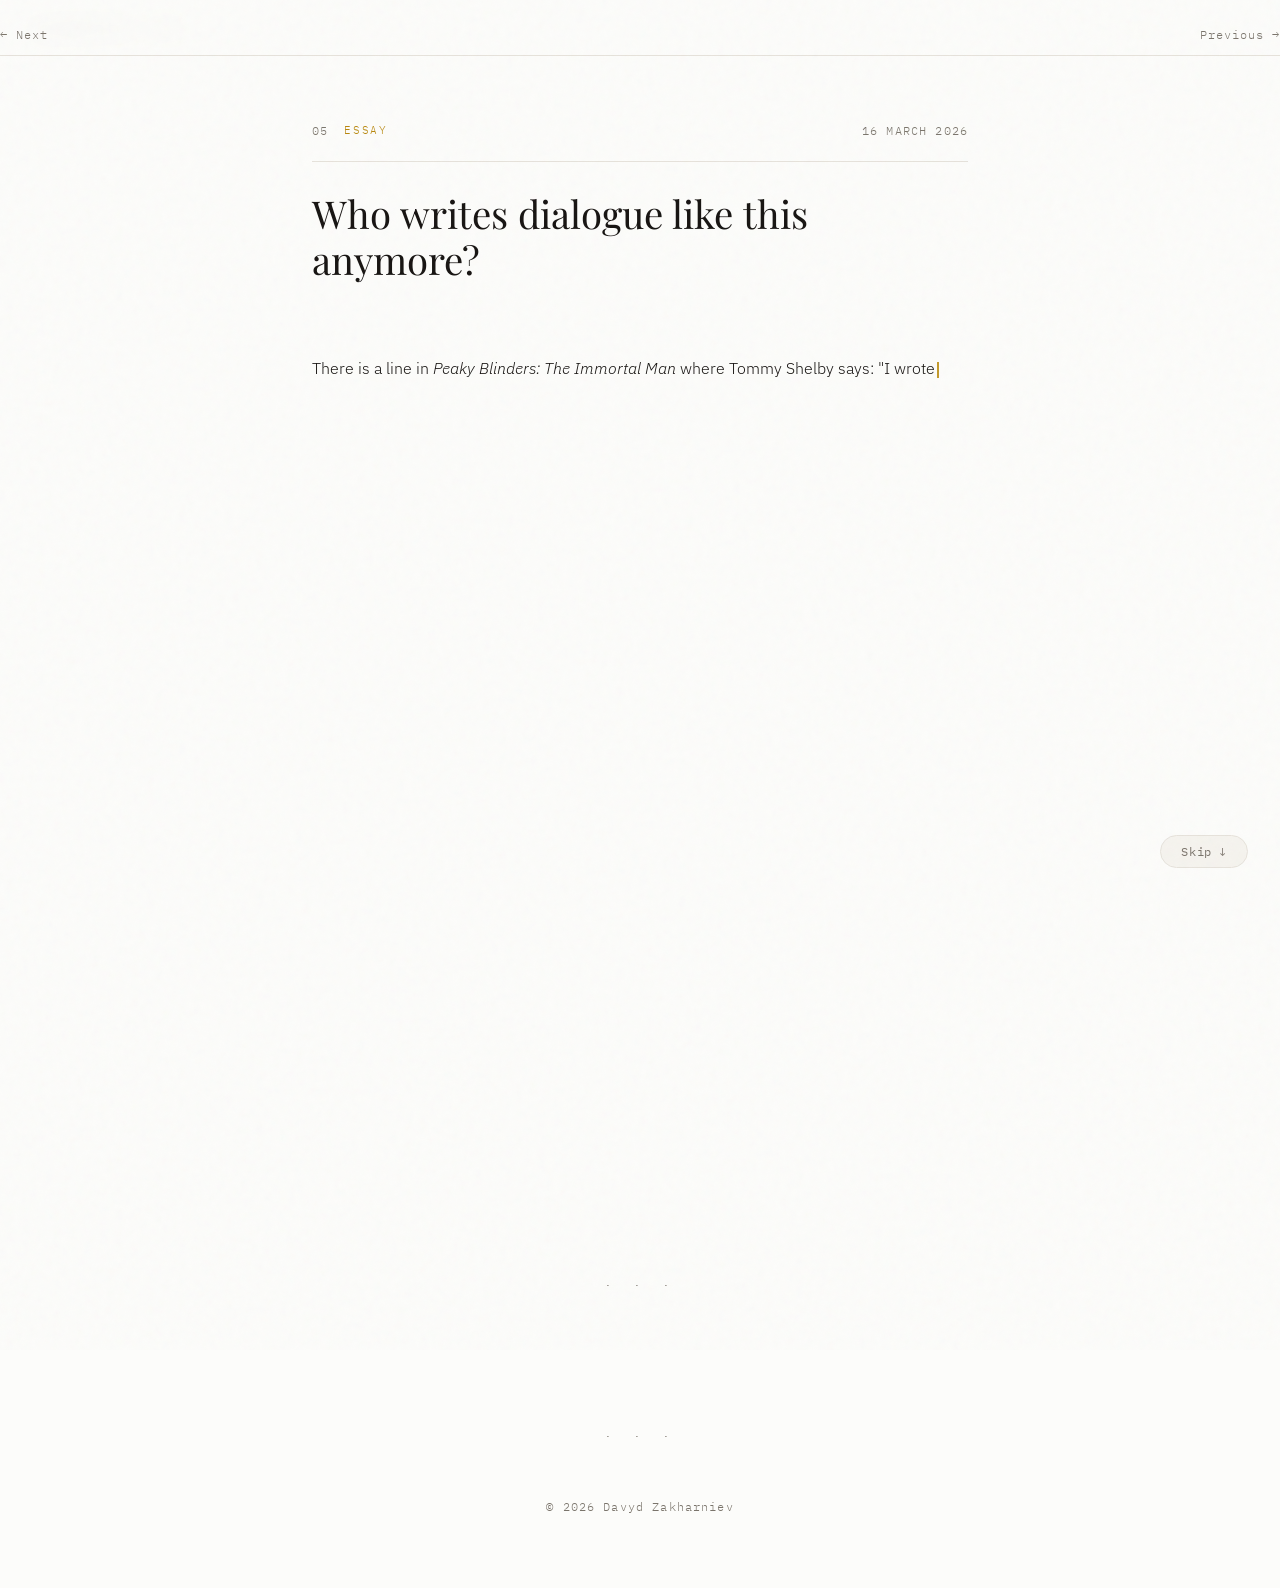
<file: posts/post5.html>
<!DOCTYPE html>
<html lang="en">
<head>
  <meta charset="UTF-8">
  <meta name="viewport" content="width=device-width, initial-scale=1.0">
  <title>Who writes dialogue like this anymore? - davydwrites</title>
  <link rel="preconnect" href="https://fonts.googleapis.com">
  <link rel="preconnect" href="https://fonts.gstatic.com" crossorigin>
  <link href="https://fonts.googleapis.com/css2?family=IBM+Plex+Mono:ital,wght@0,400;0,500;1,400&family=IBM+Plex+Sans:wght@300;400;500&family=Playfair+Display:ital,wght@0,400;0,500;0,600;1,400;1,500&display=swap" rel="stylesheet">
  <link rel="stylesheet" href="../style.css">
</head>
<body>

  <nav>
    <a href="../index.html" class="nav-logo">
      <span class="nav-logo-text">davydwrites</span>
      <div class="typing-indicator" aria-hidden="true">
        <span class="typing-dot"></span>
        <span class="typing-dot"></span>
        <span class="typing-dot"></span>
      </div>
    </a>
    <ul class="nav-links">
      <li><a href="../index.html">Journal</a></li>
      <li><a href="../about.html">About</a></li>
    </ul>
    <button class="nav-hamburger" id="hamburger-btn" aria-label="Open menu">
      <span></span>
      <span></span>
      <span></span>
    </button>
  </nav>

  <div class="nav-mobile-menu" id="mobile-menu">
    <a href="../index.html">Journal</a>
    <a href="../about.html">About</a>
  </div>

  <main>
    <header class="post-header">
      <div class="post-meta-row">
        <span class="post-number">05</span>
        <span class="post-category">Essay</span>
        <span class="post-date">16 March 2026</span>
      </div>
      <hr class="post-divider">
      <h1 class="post-title">Who writes dialogue like this anymore?</h1>
    </header>

    <article class="post-body">
      <p>There is a line in <em>Peaky Blinders: The Immortal Man</em> where Tommy Shelby says: "I wrote it all down. Everything." He is talking about his memoir. Seven words. No adjectives. No metaphor. No explanation of what "everything" means. He trusts you to fill in thirteen years of violence and grief yourself.</p>

      <p>That is screenwriting. The stuff you leave out.</p>

      <p>Steven Knight writes dialogue like a boxer throws punches - most of the work is in the feints. Tommy almost never says what he means. He says something next to what he means, and the person across from him has to figure out if they are being threatened, tested, or forgiven. It is impossibly hard to write. Murphy delivers it like he was born speaking this way. Watch the pub scene - the grenade scene. Tommy does not explain his rage. He does not deliver a monologue about respect. He just acts. The silence around the action is where the meaning lives.</p>

      <p>Now compare that to <em>The Bride!</em>. Every character says exactly what they feel. At full volume. All the time. When the Bride screams about the injustice of being brought back to life without her consent - that is the film's thesis, stated directly to camera. No subtext. Just text. It is bracing for five minutes. It is numbing for two hours. Gyllenhaal writes like she does not trust the audience to infer anything, so she underlines it, bolds it, and reads it aloud.</p>

      <p>Goddard, in <em>Project Hail Mary</em>, does something smarter. He gives Ryland Grace the voice of a teacher - a man who instinctively explains things. Then he takes away everyone Grace can explain things to. Grace talks to himself. He talks to Rocky in improvised pidgin. He narrates his own panic. The dialogue is functional, often funny, never literary. It sounds like a real person under pressure - not a character performing intelligence for the audience.</p>

      <p>The best screen dialogue disappears. Nobody walks out of a cinema and says "the dialogue was structurally sound." But when it is wrong - when characters speak in thesis statements, or deliver exposition like they are reading footnotes aloud - you feel it. You cannot name it. But you feel it. And you reach for your phone.</p>
    </article>

    <div class="section-break">· · ·</div>

    <nav class="post-nav" aria-label="Post navigation">
      <a href="post4.html" class="post-nav-link">&larr; Next</a>
      <a href="post6.html" class="post-nav-link next">Previous &rarr;</a>
    </nav>
  </main>

  <footer>
    <div class="section-break">· · ·</div>
    <p class="footer-copy">&copy; 2026 Davyd Zakharniev</p>
  </footer>

  <button class="skip-btn" id="skip-btn" aria-label="Skip typewriter effect">Skip &darr;</button>

  <script src="../script.js"></script>
</body>
</html>
</file>
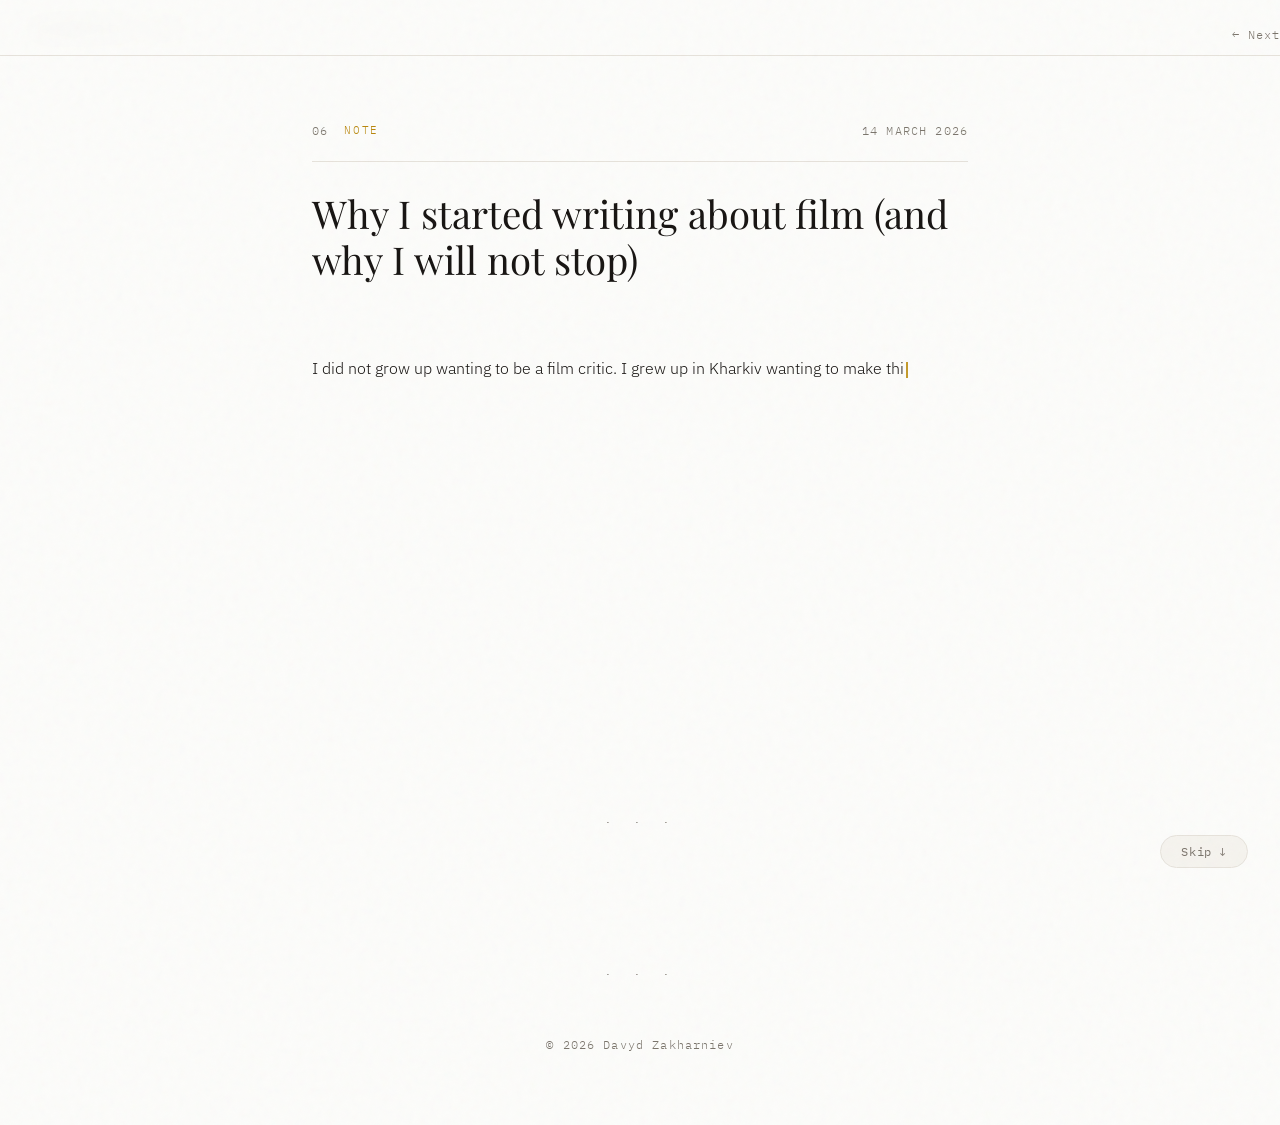
<file: posts/post6.html>
<!DOCTYPE html>
<html lang="en">
<head>
  <meta charset="UTF-8">
  <meta name="viewport" content="width=device-width, initial-scale=1.0">
  <title>Why I started writing about film - davydwrites</title>
  <link rel="preconnect" href="https://fonts.googleapis.com">
  <link rel="preconnect" href="https://fonts.gstatic.com" crossorigin>
  <link href="https://fonts.googleapis.com/css2?family=IBM+Plex+Mono:ital,wght@0,400;0,500;1,400&family=IBM+Plex+Sans:wght@300;400;500&family=Playfair+Display:ital,wght@0,400;0,500;0,600;1,400;1,500&display=swap" rel="stylesheet">
  <link rel="stylesheet" href="../style.css">
</head>
<body>

  <nav>
    <a href="../index.html" class="nav-logo">
      <span class="nav-logo-text">davydwrites</span>
      <div class="typing-indicator" aria-hidden="true">
        <span class="typing-dot"></span>
        <span class="typing-dot"></span>
        <span class="typing-dot"></span>
      </div>
    </a>
    <ul class="nav-links">
      <li><a href="../index.html">Journal</a></li>
      <li><a href="../about.html">About</a></li>
    </ul>
    <button class="nav-hamburger" id="hamburger-btn" aria-label="Open menu">
      <span></span>
      <span></span>
      <span></span>
    </button>
  </nav>

  <div class="nav-mobile-menu" id="mobile-menu">
    <a href="../index.html">Journal</a>
    <a href="../about.html">About</a>
  </div>

  <main>
    <header class="post-header">
      <div class="post-meta-row">
        <span class="post-number">06</span>
        <span class="post-category">Note</span>
        <span class="post-date">14 March 2026</span>
      </div>
      <hr class="post-divider">
      <h1 class="post-title">Why I started writing about film (and why I will not stop)</h1>
    </header>

    <article class="post-body">
      <p>I did not grow up wanting to be a film critic. I grew up in Kharkiv wanting to make things. Stories - in notebooks that nobody would ever read. Prose, poetry, fragments of something I could not name yet. Cinema found me later. It stuck because film does something writing alone cannot do: it makes time visible. A cut is an argument. A held shot is a demand.</p>

      <p>This blog exists because I needed somewhere to be honest about the films I watch. Not polite. Not academic. Not the kind of writing where every opinion comes with three qualifications and a "to be fair." I wanted to write the kind of criticism I actually want to read - specific, blunt, interested in craft, unimpressed by budget.</p>

      <p>I am a student at London Metropolitan University. BA Film and Television. I am still learning how films work. I will be wrong about things - probably often. But I would rather be wrong and specific than right and vague. Vague is the enemy. Vague is what happens when you are afraid someone might disagree with you.</p>

      <p>If you have read this far - thanks. New posts every week. I am always watching something.</p>
    </article>

    <div class="section-break">· · ·</div>

    <nav class="post-nav" aria-label="Post navigation">
      <a href="post5.html" class="post-nav-link next">&larr; Next</a>
    </nav>
  </main>

  <footer>
    <div class="section-break">· · ·</div>
    <p class="footer-copy">&copy; 2026 Davyd Zakharniev</p>
  </footer>

  <button class="skip-btn" id="skip-btn" aria-label="Skip typewriter effect">Skip &darr;</button>

  <script src="../script.js"></script>
</body>
</html>
</file>
<file: style.css>
/* davydwrites v3 — style.css */

:root {
  --bg: #FCFCFA;
  --bg-alt: #F5F3EE;
  --text: #171412;
  --text-secondary: #7A746B;
  --accent: #B8860B;
  --accent-hover: #9A7209;
  --border: #E6E2DB;
  --highlight: #C49A2B;
  --mono-bg: #F0ECE4;
  --font-mono: 'IBM Plex Mono', 'Courier New', monospace;
  --font-serif: 'Playfair Display', Georgia, serif;
  --font-sans: 'IBM Plex Sans', -apple-system, sans-serif;
  --max-width: 720px;
}

*, *::before, *::after {
  box-sizing: border-box;
  margin: 0;
  padding: 0;
}

html {
  font-size: 16px;
  scroll-behavior: smooth;
}

body {
  background: var(--bg);
  color: var(--text);
  font-family: var(--font-sans);
  font-weight: 300;
  line-height: 1.85;
  min-height: 100vh;
  position: relative;
}

/* Film grain overlay */
body::before {
  content: '';
  position: fixed;
  top: -50%;
  left: -50%;
  width: 200%;
  height: 200%;
  background-image: url("data:image/svg+xml,%3Csvg viewBox='0 0 256 256' xmlns='http://www.w3.org/2000/svg'%3E%3Cfilter id='noise'%3E%3CfeTurbulence type='fractalNoise' baseFrequency='0.9' numOctaves='4' stitchTiles='stitch'/%3E%3C/filter%3E%3Crect width='100%25' height='100%25' filter='url(%23noise)' opacity='1'/%3E%3C/svg%3E");
  opacity: 0.03;
  pointer-events: none;
  z-index: 1000;
  animation: grainShift 0.5s steps(1) infinite;
}

@keyframes grainShift {
  0%   { transform: translate(0, 0); }
  25%  { transform: translate(-2%, -1%); }
  50%  { transform: translate(1%, 2%); }
  75%  { transform: translate(2%, -1%); }
  100% { transform: translate(-1%, 1%); }
}

/* ─── NAV ─── */
nav {
  position: fixed;
  top: 0;
  left: 0;
  right: 0;
  height: 56px;
  background: rgba(252, 252, 250, 0.92);
  backdrop-filter: blur(12px);
  -webkit-backdrop-filter: blur(12px);
  border-bottom: 1px solid var(--border);
  z-index: 500;
  display: flex;
  align-items: center;
  justify-content: space-between;
  padding: 0 2rem;
}

.nav-logo {
  display: flex;
  align-items: center;
  gap: 0.6rem;
  text-decoration: none;
  color: var(--text);
}

.nav-logo-text {
  font-family: var(--font-mono);
  font-size: 0.95rem;
  font-weight: 500;
  letter-spacing: 0.02em;
}

.typing-indicator {
  display: flex;
  align-items: center;
  justify-content: center;
  gap: 4px;
  width: 44px;
  height: 24px;
  background: var(--bg-alt);
  border: 1px solid var(--border);
  border-radius: 12px;
  padding: 0 8px;
}

.typing-dot {
  width: 6px;
  height: 6px;
  background: var(--text-secondary);
  border-radius: 50%;
  animation: typingDot 1.2s ease-in-out infinite;
}

.typing-dot:nth-child(1) { animation-delay: 0s; }
.typing-dot:nth-child(2) { animation-delay: 0.15s; }
.typing-dot:nth-child(3) { animation-delay: 0.3s; }

@keyframes typingDot {
  0%, 60%, 100% { opacity: 0.3; transform: translateY(0); }
  30% { opacity: 1; transform: translateY(-3px); }
}

.nav-links {
  display: flex;
  align-items: center;
  gap: 2rem;
  list-style: none;
}

.nav-links a {
  font-family: var(--font-mono);
  font-size: 0.75rem;
  text-transform: uppercase;
  letter-spacing: 0.15em;
  color: var(--text-secondary);
  text-decoration: none;
  transition: color 0.2s;
}

.nav-links a:hover {
  color: var(--accent);
}

.nav-hamburger {
  display: none;
  flex-direction: column;
  gap: 5px;
  cursor: pointer;
  background: none;
  border: none;
  padding: 4px;
}

.nav-hamburger span {
  display: block;
  width: 22px;
  height: 1px;
  background: var(--text);
  transition: all 0.25s;
}

.nav-mobile-menu {
  display: none;
  position: fixed;
  top: 56px;
  left: 0;
  right: 0;
  background: var(--bg);
  border-bottom: 1px solid var(--border);
  padding: 1.5rem 2rem;
  z-index: 499;
}

.nav-mobile-menu.open {
  display: block;
}

.nav-mobile-menu a {
  display: block;
  font-family: var(--font-mono);
  font-size: 0.8rem;
  text-transform: uppercase;
  letter-spacing: 0.15em;
  color: var(--text-secondary);
  text-decoration: none;
  padding: 0.6rem 0;
  border-bottom: 1px solid var(--border);
  transition: color 0.2s;
}

.nav-mobile-menu a:last-child {
  border-bottom: none;
}

.nav-mobile-menu a:hover {
  color: var(--accent);
}

/* ─── LAYOUT ─── */
main {
  padding-top: 56px;
  max-width: var(--max-width);
  margin: 0 auto;
  padding-left: 2rem;
  padding-right: 2rem;
}

/* ─── TYPOGRAPHY ─── */
h1 {
  font-family: var(--font-serif);
  font-weight: 400;
  font-size: clamp(2rem, 4.5vw, 3.2rem);
  line-height: 1.2;
  color: var(--text);
}

h2 {
  font-family: var(--font-serif);
  font-weight: 500;
  font-size: 1.4rem;
  line-height: 1.35;
  color: var(--text);
  margin-top: 2.5rem;
  margin-bottom: 1rem;
}

p {
  font-family: var(--font-sans);
  font-weight: 300;
  font-size: 1rem;
  line-height: 1.85;
  color: var(--text);
  margin-bottom: 1.4rem;
}

em {
  font-style: italic;
}

blockquote {
  font-family: var(--font-serif);
  font-style: italic;
  font-size: 1.15rem;
  line-height: 1.7;
  border-left: 2px solid var(--border);
  padding-left: 1.5rem;
  margin: 2rem 0;
  color: var(--text);
}

/* ─── SECTION BREAK ─── */
.section-break {
  text-align: center;
  letter-spacing: 0.5em;
  color: var(--text-secondary);
  font-family: var(--font-mono);
  font-size: 0.8rem;
  margin: 3rem 0;
}

/* ─── META ─── */
.meta {
  font-family: var(--font-mono);
  font-size: 0.75rem;
  text-transform: uppercase;
  letter-spacing: 0.15em;
  color: var(--text-secondary);
}

/* ─── HERO ─── */
.hero {
  padding: 5rem 0 3rem;
}

.hero-typing-row {
  margin-bottom: 1.5rem;
  display: inline-flex;
  align-items: center;
  gap: 0.5rem;
}

.hero-typing-label {
  font-family: var(--font-mono);
  font-size: 0.75rem;
  color: var(--text-secondary);
  letter-spacing: 0.1em;
}

.hero-title {
  margin-bottom: 1.25rem;
  min-height: 4rem;
}

#typewriter-target {
  font-family: var(--font-serif);
  font-weight: 400;
  font-size: clamp(2rem, 4.5vw, 3.2rem);
  color: var(--text);
}

.typewriter-cursor {
  display: inline-block;
  width: 2px;
  height: 1em;
  background: var(--highlight);
  margin-left: 2px;
  vertical-align: text-bottom;
  animation: cursorBlink 0.9s step-end infinite;
}

@keyframes cursorBlink {
  0%, 100% { opacity: 1; }
  50% { opacity: 0; }
}

.hero-tagline {
  font-family: var(--font-sans);
  font-weight: 300;
  font-size: 1.05rem;
  color: var(--text-secondary);
  margin-bottom: 2.5rem;
  line-height: 1.6;
}

/* Currently */
.currently {
  background: var(--bg-alt);
  border: 1px solid var(--border);
  padding: 1.5rem;
  margin-bottom: 1rem;
}

.currently-label {
  font-family: var(--font-mono);
  font-size: 0.7rem;
  text-transform: uppercase;
  letter-spacing: 0.2em;
  color: var(--accent);
  margin-bottom: 1rem;
}

.currently-items {
  display: flex;
  flex-direction: column;
  gap: 0.5rem;
}

.currently-item {
  font-family: var(--font-mono);
  font-size: 0.8rem;
  color: var(--text-secondary);
  letter-spacing: 0.03em;
}

.currently-item strong {
  color: var(--text);
  font-weight: 500;
}

/* ─── JOURNAL LIST ─── */
.journal-section {
  padding-bottom: 2rem;
}

.journal-label {
  font-family: var(--font-mono);
  font-size: 0.7rem;
  text-transform: uppercase;
  letter-spacing: 0.2em;
  color: var(--text-secondary);
  margin-bottom: 2rem;
}

.journal-list {
  list-style: none;
}

.journal-entry {
  display: grid;
  grid-template-columns: 2.5rem 1fr;
  gap: 0 1.25rem;
  padding: 1.75rem 0;
  border-bottom: 1px solid var(--border);
  text-decoration: none;
  color: inherit;
  transition: opacity 0.2s;
}

.journal-entry:first-child {
  border-top: 1px solid var(--border);
}

.journal-entry:hover {
  opacity: 0.7;
}

.entry-number {
  font-family: var(--font-mono);
  font-size: 0.75rem;
  color: var(--text-secondary);
  letter-spacing: 0.05em;
  padding-top: 0.2rem;
  line-height: 1;
}

.entry-content {
  display: flex;
  flex-direction: column;
  gap: 0.35rem;
}

.entry-title {
  font-family: var(--font-serif);
  font-weight: 400;
  font-size: 1.15rem;
  line-height: 1.3;
  color: var(--text);
}

.entry-date {
  font-family: var(--font-mono);
  font-size: 0.72rem;
  text-transform: uppercase;
  letter-spacing: 0.12em;
  color: var(--text-secondary);
}

.entry-excerpt {
  font-family: var(--font-sans);
  font-weight: 300;
  font-size: 0.9rem;
  color: var(--text-secondary);
  line-height: 1.6;
  margin-top: 0.15rem;
}

/* ─── ABOUT PAGE ─── */
.about-header {
  padding: 4rem 0 2.5rem;
}

.about-label {
  font-family: var(--font-mono);
  font-size: 0.7rem;
  text-transform: uppercase;
  letter-spacing: 0.2em;
  color: var(--accent);
  margin-bottom: 0.75rem;
}

.about-subtitle {
  font-family: var(--font-mono);
  font-size: 0.8rem;
  color: var(--text-secondary);
  letter-spacing: 0.08em;
  margin-top: 0.75rem;
}

.profile-photo {
  width: 180px;
  height: 180px;
  border-radius: 50%;
  background: var(--bg-alt);
  border: 1px solid var(--border);
  margin: 2rem 0;
  display: flex;
  align-items: center;
  justify-content: center;
  overflow: hidden;
}

.profile-photo img {
  width: 100%;
  height: 100%;
  object-fit: cover;
  border-radius: 50%;
}

.profile-photo-placeholder {
  font-family: var(--font-mono);
  font-size: 0.7rem;
  color: var(--text-secondary);
  text-align: center;
  line-height: 1.4;
}

.about-bio {
  padding-bottom: 2rem;
}

.about-bio p {
  font-size: 1rem;
}

.contact-note {
  font-family: var(--font-mono);
  font-size: 0.8rem;
  color: var(--text-secondary);
  letter-spacing: 0.05em;
  line-height: 1.7;
}

/* ─── POST PAGE ─── */
.post-header {
  padding: 4rem 0 2rem;
}

.post-meta-row {
  display: flex;
  align-items: center;
  gap: 1rem;
  margin-bottom: 1rem;
  flex-wrap: wrap;
}

.post-number {
  font-family: var(--font-mono);
  font-size: 0.72rem;
  color: var(--text-secondary);
  letter-spacing: 0.1em;
}

.post-category {
  font-family: var(--font-mono);
  font-size: 0.7rem;
  text-transform: uppercase;
  letter-spacing: 0.15em;
  color: var(--accent);
}

.post-date {
  font-family: var(--font-mono);
  font-size: 0.72rem;
  text-transform: uppercase;
  letter-spacing: 0.1em;
  color: var(--text-secondary);
  margin-left: auto;
}

.post-divider {
  border: none;
  border-top: 1px solid var(--border);
  margin: 1.25rem 0 1.75rem;
}

.post-title {
  font-family: var(--font-serif);
  font-weight: 400;
  font-size: clamp(1.6rem, 3.5vw, 2.4rem);
  line-height: 1.2;
  color: var(--text);
}

.post-body {
  padding-bottom: 1rem;
  margin-top: 2.5rem;
}

.post-body p {
  margin-bottom: 1.5rem;
}

.post-body h2 {
  margin-top: 2.5rem;
  margin-bottom: 1rem;
}

/* Post navigation */
.post-nav {
  display: flex;
  justify-content: space-between;
  align-items: center;
  padding: 2rem 0 1rem;
  gap: 1rem;
}

.post-nav-link {
  font-family: var(--font-mono);
  font-size: 0.75rem;
  color: var(--text-secondary);
  text-decoration: none;
  letter-spacing: 0.08em;
  transition: color 0.2s;
}

.post-nav-link:hover {
  color: var(--accent);
}

.post-nav-link.next {
  margin-left: auto;
}

/* ─── SKIP BUTTON ─── */
.skip-btn {
  position: fixed;
  bottom: 2rem;
  right: 2rem;
  font-family: var(--font-mono);
  font-size: 0.75rem;
  color: var(--text-secondary);
  background: var(--bg-alt);
  border: 1px solid var(--border);
  border-radius: 20px;
  padding: 0.5rem 1.25rem;
  cursor: pointer;
  z-index: 100;
  transition: opacity 0.3s, border-color 0.3s, color 0.3s;
  letter-spacing: 0.05em;
}

.skip-btn:hover {
  border-color: var(--accent);
  color: var(--accent);
}

.skip-btn.hidden {
  opacity: 0;
  pointer-events: none;
}

/* ─── FLOATING POETRY ─── */
.poetry-float {
  position: fixed;
  font-family: var(--font-serif);
  font-style: italic;
  font-size: 0.85rem;
  color: var(--text);
  pointer-events: none;
  z-index: 2;
  white-space: nowrap;
  opacity: 0;
  transition: opacity 1s;
}

/* ─── SCROLL REVEALS ─── */
.reveal {
  opacity: 0;
  transform: translateY(24px);
  transition: opacity 0.6s ease, transform 0.6s ease;
}

.reveal.revealed {
  opacity: 1;
  transform: translateY(0);
}

.reveal-d1 { transition-delay: 0.05s; }
.reveal-d2 { transition-delay: 0.1s; }
.reveal-d3 { transition-delay: 0.15s; }
.reveal-d4 { transition-delay: 0.2s; }
.reveal-d5 { transition-delay: 0.25s; }
.reveal-d6 { transition-delay: 0.3s; }

/* ─── FOOTER ─── */
footer {
  max-width: var(--max-width);
  margin: 0 auto;
  padding: 2rem 2rem 3rem;
  text-align: center;
}

.footer-copy {
  font-family: var(--font-mono);
  font-size: 0.72rem;
  color: var(--text-secondary);
  letter-spacing: 0.1em;
}

/* ─── RESPONSIVE ─── */
@media (max-width: 768px) {
  .nav-links {
    display: none;
  }

  .nav-hamburger {
    display: flex;
  }

  main {
    padding-left: 1.25rem;
    padding-right: 1.25rem;
  }

  footer {
    padding-left: 1.25rem;
    padding-right: 1.25rem;
  }

  .hero {
    padding: 3.5rem 0 2rem;
  }

  .post-date {
    margin-left: 0;
  }

  .post-nav {
    flex-direction: column;
    align-items: flex-start;
  }

  .post-nav-link.next {
    margin-left: 0;
  }

  .poetry-float {
    display: none;
  }
}

@media (max-width: 520px) {
  .poetry-float {
    display: none;
  }
}

@media (max-width: 480px) {
  .profile-photo {
    width: 140px;
    height: 140px;
  }

  h1, #typewriter-target {
    font-size: 1.9rem;
  }

  .post-title {
    font-size: 1.6rem;
  }
}
</file>
